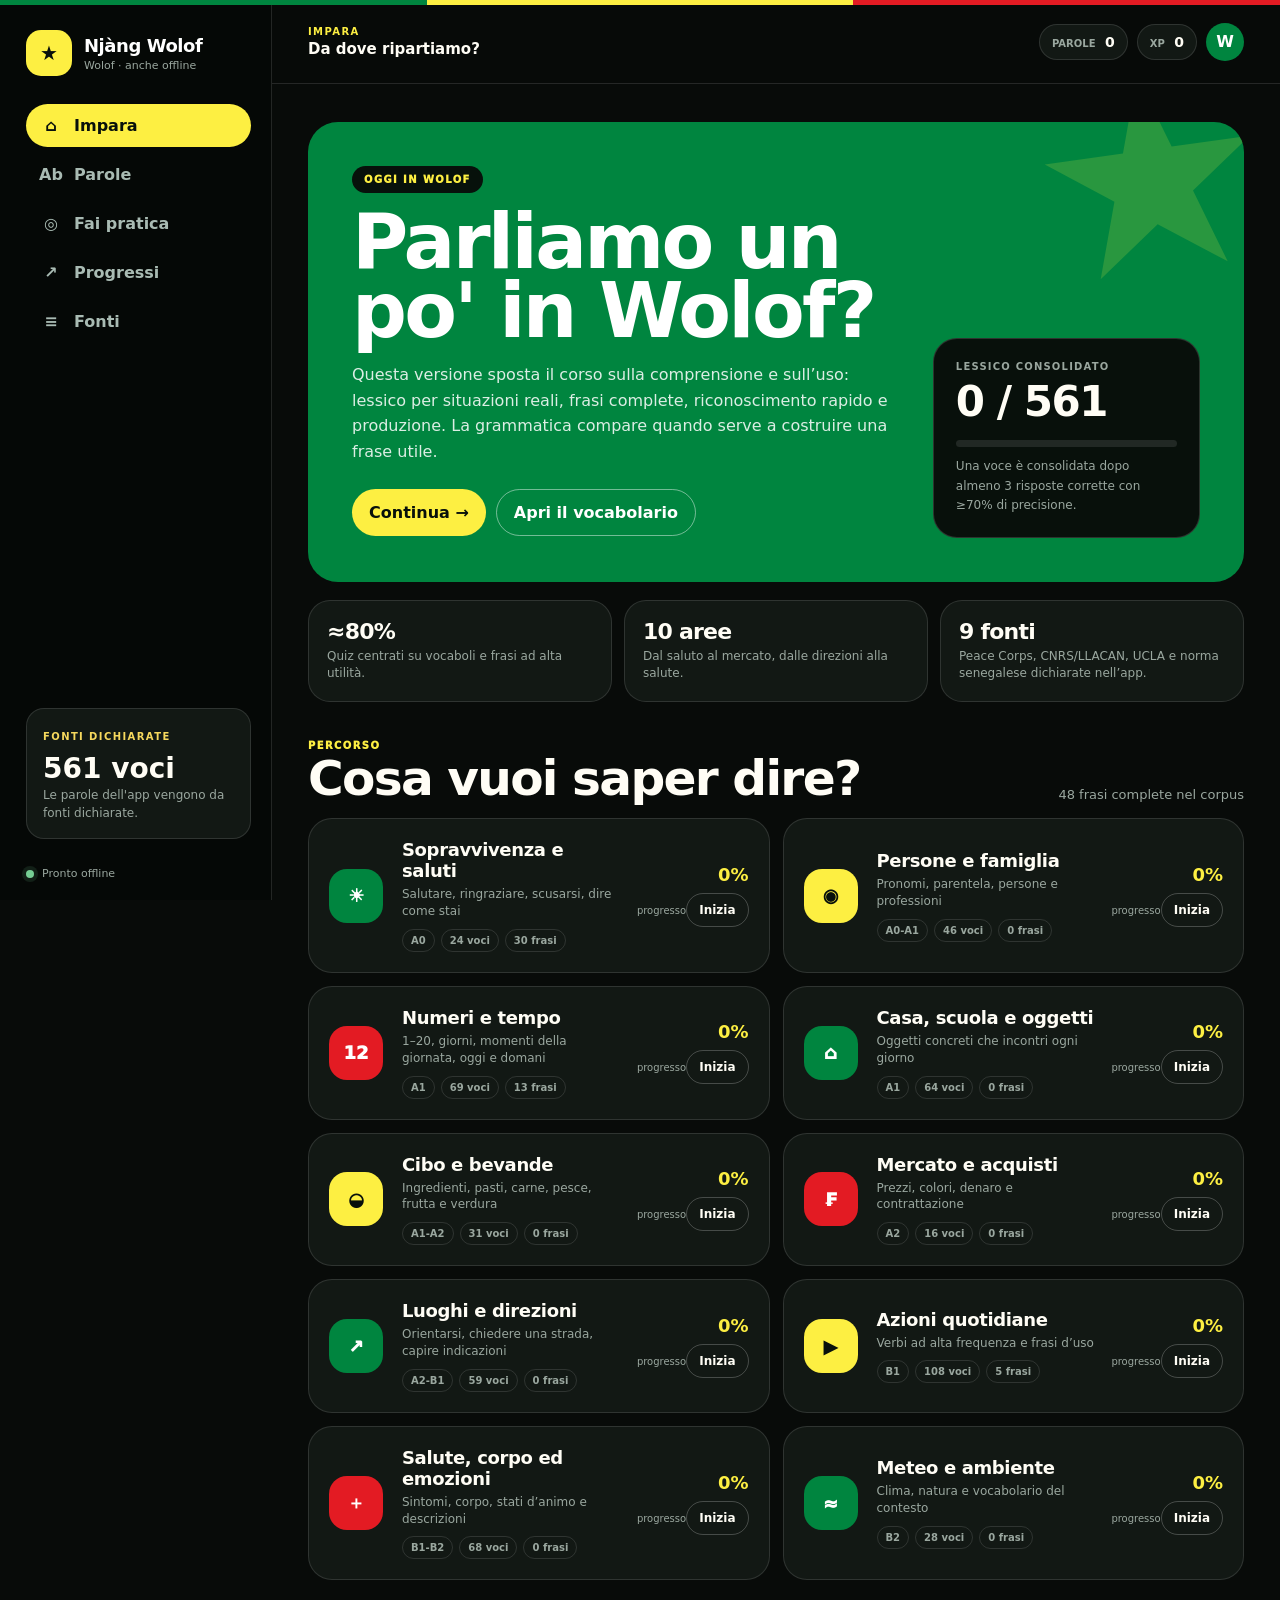
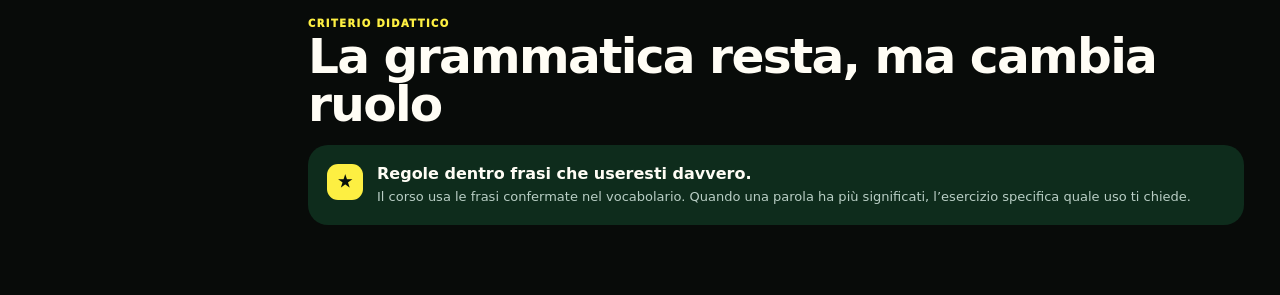
<file: site/index.html>
<!doctype html>
<html lang="it"><head>
<meta charset="utf-8"><meta name="viewport" content="width=device-width,initial-scale=1,viewport-fit=cover">
<meta name="theme-color" content="#080b09"><meta name="apple-mobile-web-app-capable" content="yes"><meta name="apple-mobile-web-app-status-bar-style" content="black-translucent"><meta name="apple-mobile-web-app-title" content="Njàng Wolof"><meta name="mobile-web-app-capable" content="yes"><meta name="description" content="Corso offline di Wolof: vocabolario pratico, frasi e quiz da fonti Peace Corps e accademiche.">
<link rel="manifest" href="manifest.webmanifest"><link rel="icon" href="icon.svg" type="image/svg+xml"><link rel="apple-touch-icon" href="icon-180.png"><link rel="stylesheet" href="styles.css?v=41">
<title>Njàng Wolof — Vocabolario pratico offline</title></head>
<body>
<div class="flagbar" aria-hidden="true"><i></i><i></i><i></i></div>
<div class="shell">
<aside class="side" id="side">
  <a class="brand" href="#" data-route="home"><span class="brandicon">★</span><span><b>Njàng Wolof</b><small>Wolof · anche offline</small></span></a>
  <nav>
   <button class="nav active" data-route="home"><span>⌂</span>Impara</button>
   <button class="nav" data-route="vocab"><span>Ab</span>Parole</button>
   <button class="nav" data-route="practice"><span>◎</span>Fai pratica</button>
   <button class="nav" data-route="progress"><span>↗</span>Progressi</button>
   <button class="nav" data-route="sources"><span>≡</span>Fonti</button>
  </nav>
  <div class="source-note"><em>FONTI DICHIARATE</em><b id="sideCount">—</b><p>Le parole dell'app vengono da fonti dichiarate.</p></div>
  <div class="offline"><i></i><span id="onlineLabel">Pronto offline</span></div>
</aside>
<div class="main">
<header class="top"><button class="hamb" id="hamb">☰</button><div class="title"><small id="pageKicker">PERCORSO</small><b id="pageTitle">Impara il Wolof, usalo davvero</b></div><div class="topstats"><span>PAROLE <b id="learnedTop">0</b></span><span>XP <b id="xpTop">0</b></span><button class="avatar">W</button></div></header>
<main id="view" tabindex="-1"></main>
</div></div><div class="mobile-backdrop" id="mobileBackdrop"></div><nav class="mobile-nav" id="mobileNav" aria-label="Navigazione mobile"><button data-route="home"><span>⌂</span>Impara</button><button data-route="vocab"><span>Ab</span>Parole</button><button data-route="practice"><span>◎</span>Fai pratica</button><button data-route="progress"><span>↗</span>Progressi</button><button data-route="sources"><span>≡</span>Fonti</button></nav><div class="toast" id="toast"></div>
<script src="data.js?v=41"></script><script src="lexicon-packs.js?v=41"></script><script src="lexicon-01.js?v=41"></script><script src="lexicon-02.js?v=41"></script><script src="lexicon-03.js?v=41"></script><script src="lexicon-04.js?v=41"></script><script src="lexicon-05.js?v=41"></script><script src="lexicon-06.js?v=41"></script><script src="lexicon-07.js?v=41"></script><script src="lexicon-08.js?v=41"></script><script src="lexicon-09.js?v=41"></script><script src="lexicon-10.js?v=41"></script><script src="lexicon-11.js?v=41"></script><script src="lexicon-12.js?v=41"></script><script src="lexicon-13.js?v=41"></script><script src="lexicon-14.js?v=41"></script><script src="lexicon-15.js?v=41"></script><script src="lexicon-16.js?v=41"></script><script src="lexicon-17.js?v=41"></script><script src="lexicon-18.js?v=41"></script><script src="lexicon-19.js?v=41"></script><script src="lexicon-20.js?v=41"></script><script src="lexicon-21.js?v=41"></script><script src="lexicon-22.js?v=41"></script><script src="lexicon-23.js?v=41"></script><script src="learning.js?v=41"></script><script src="app.js?v=41"></script>
</body></html>
</file>
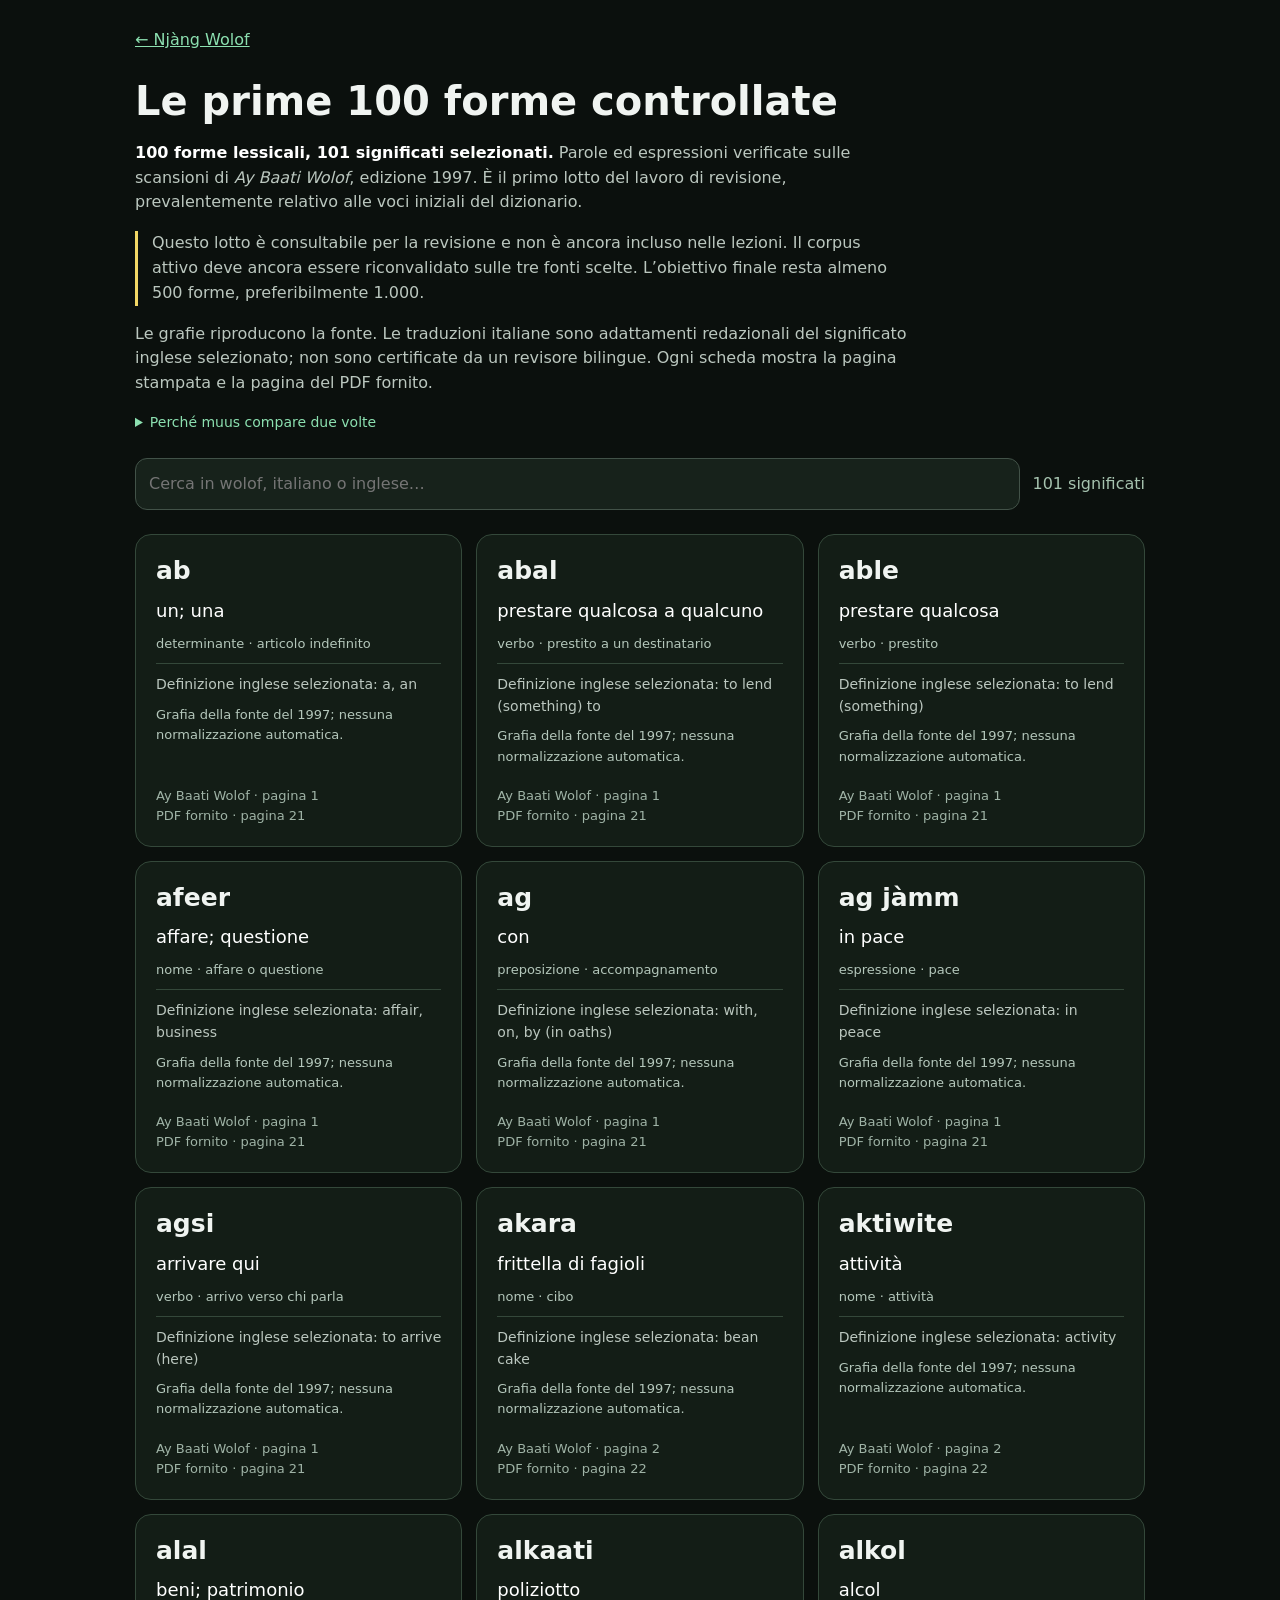
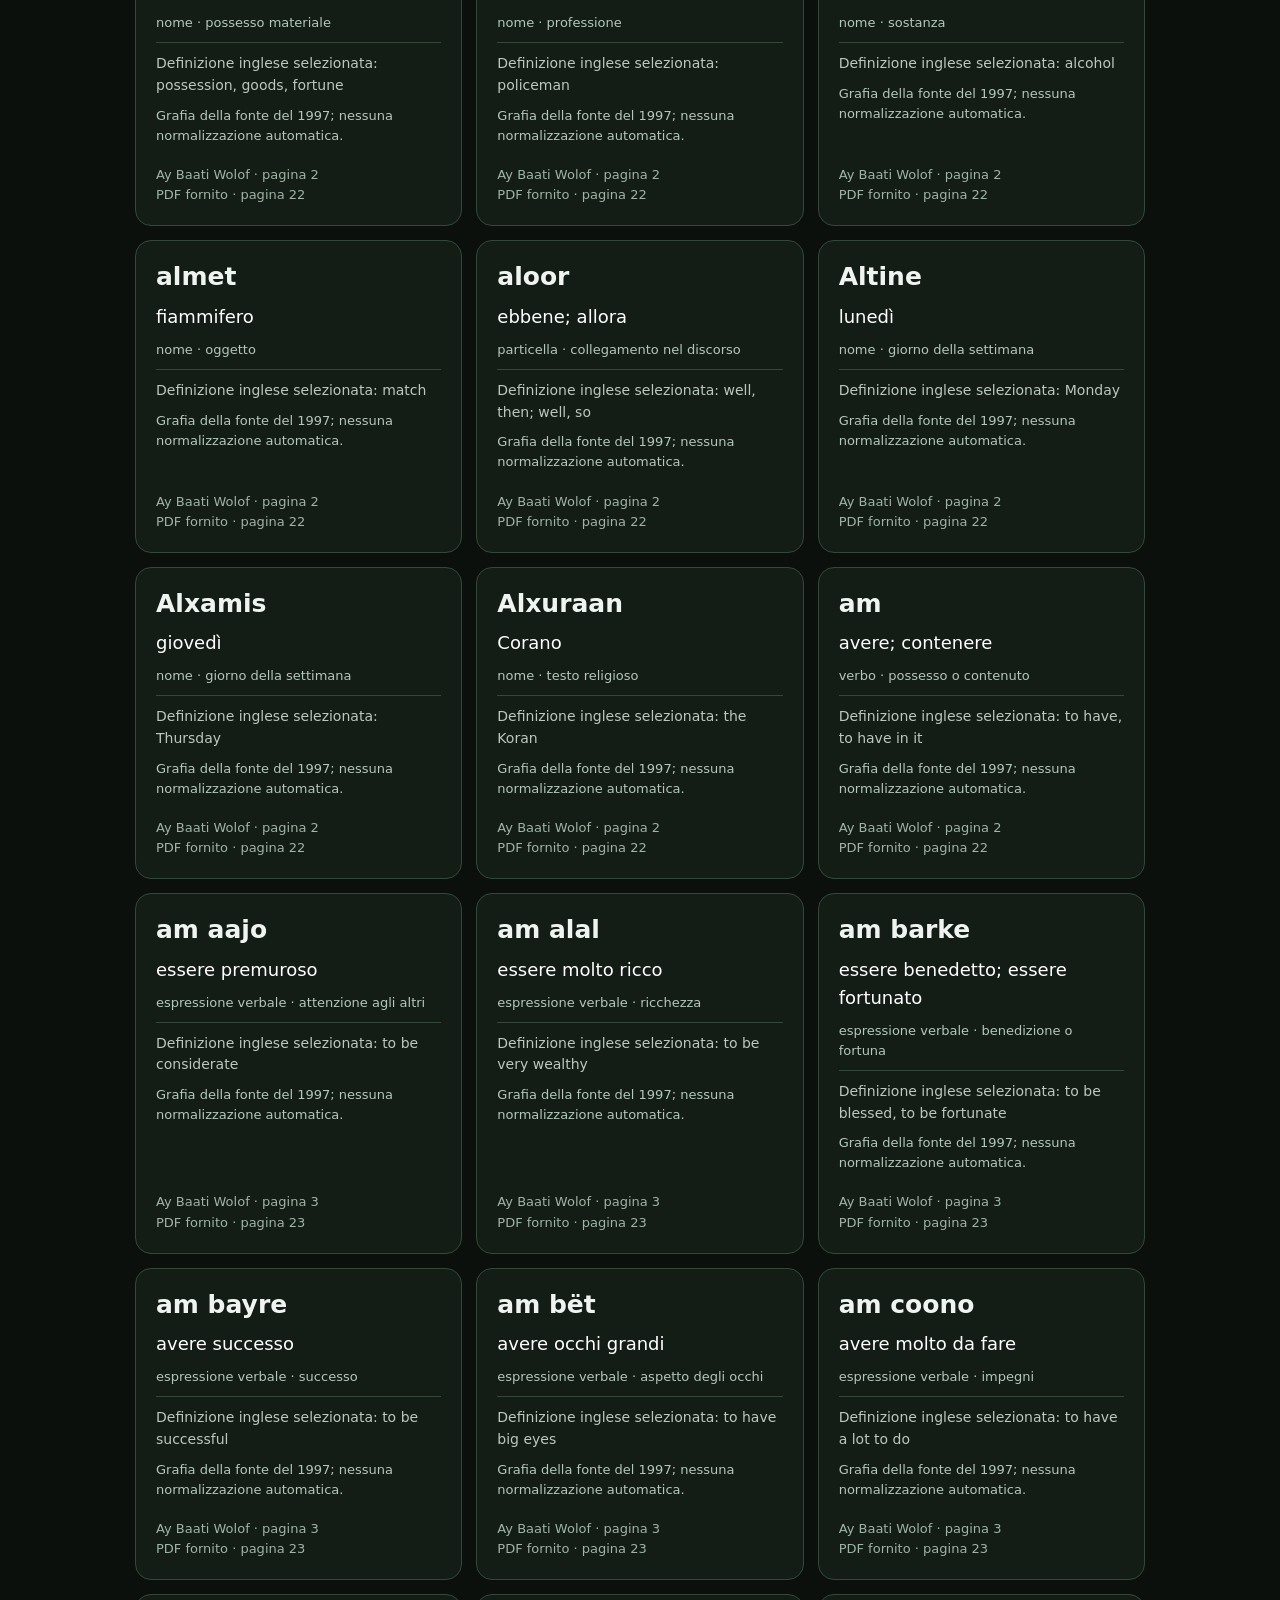
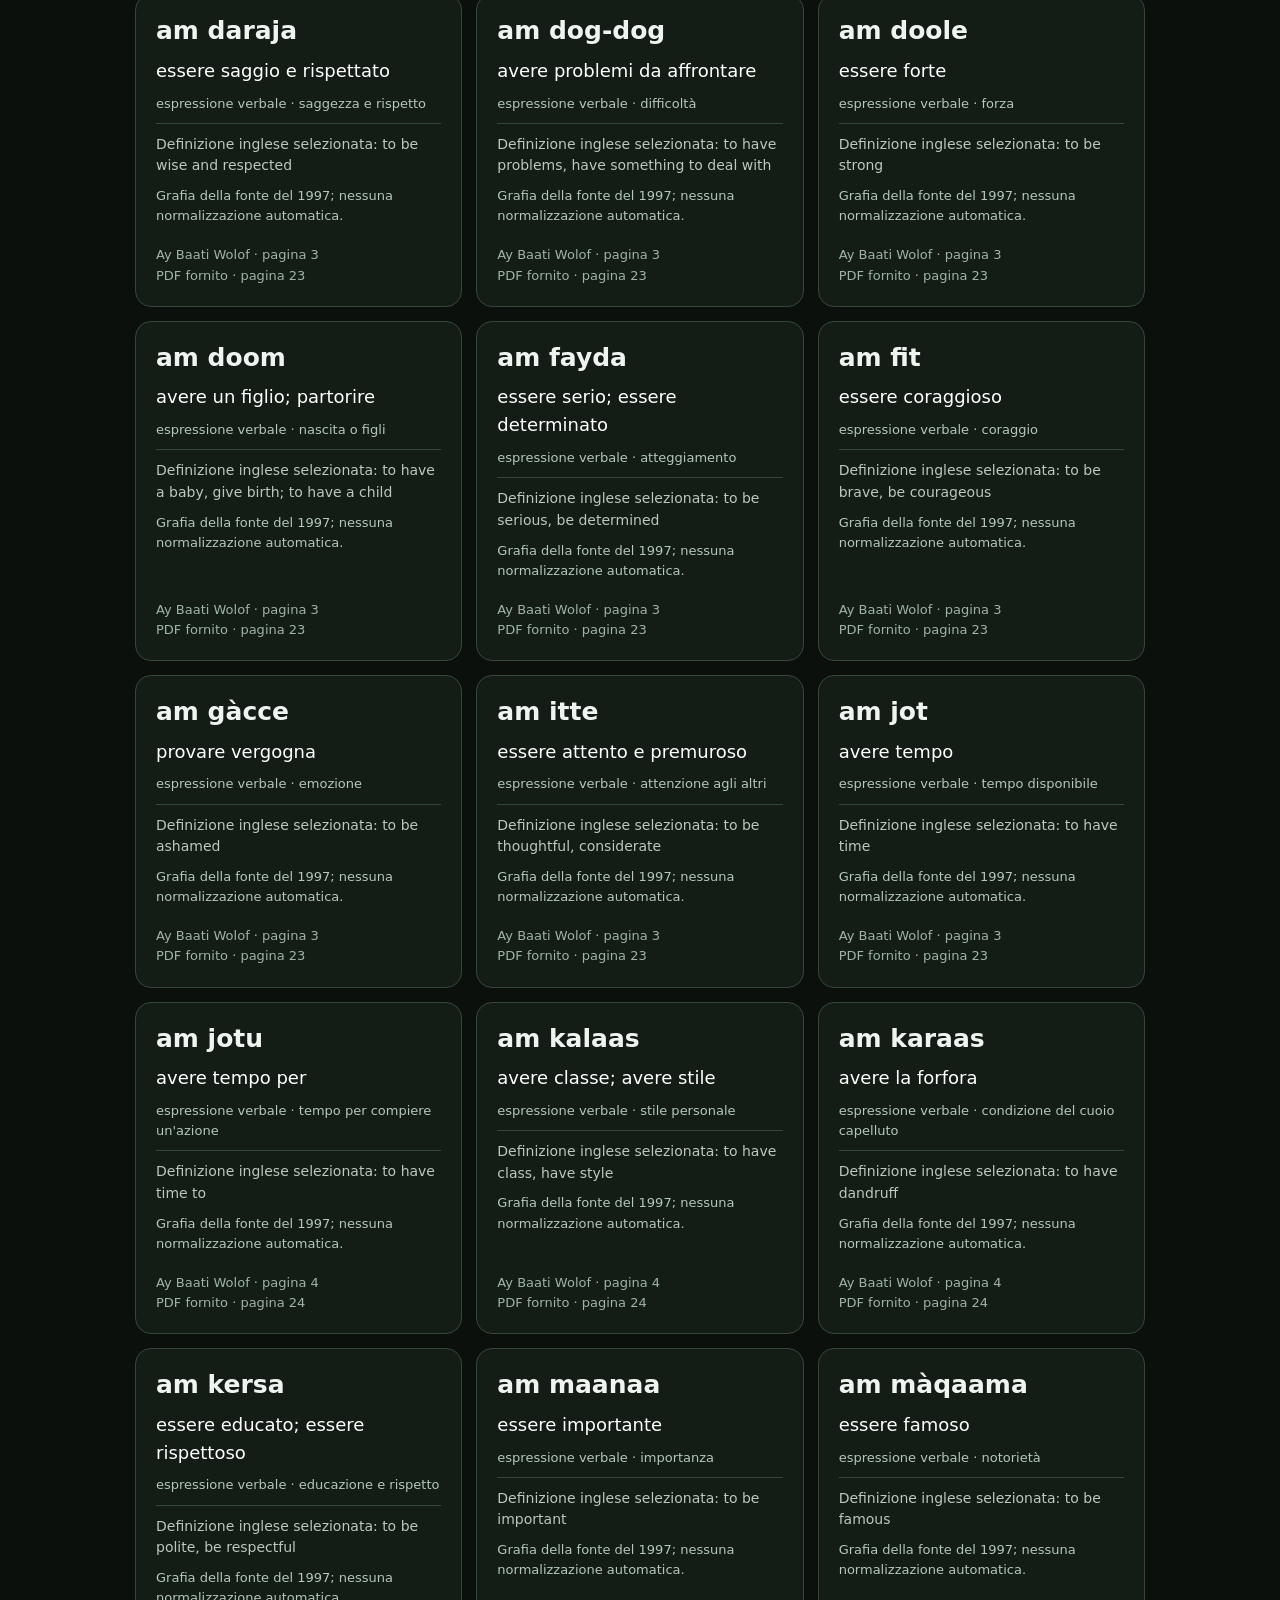
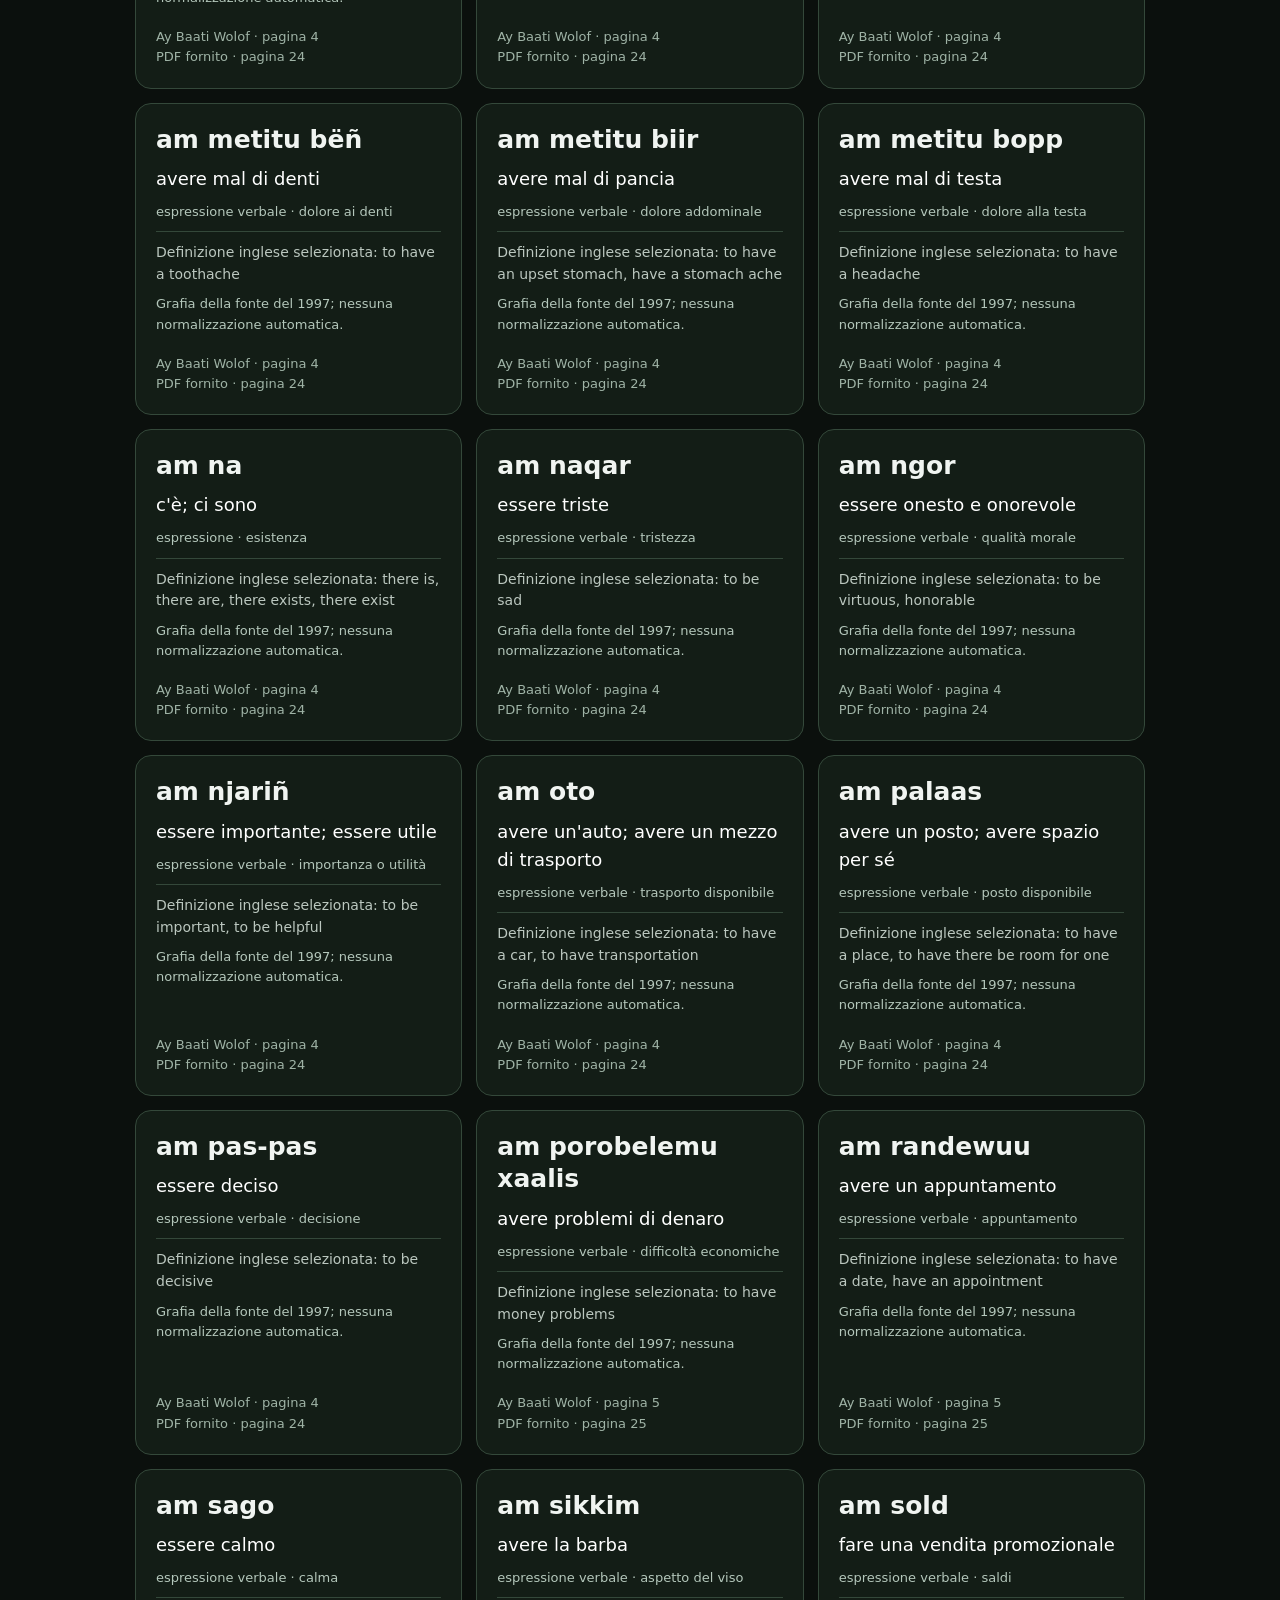
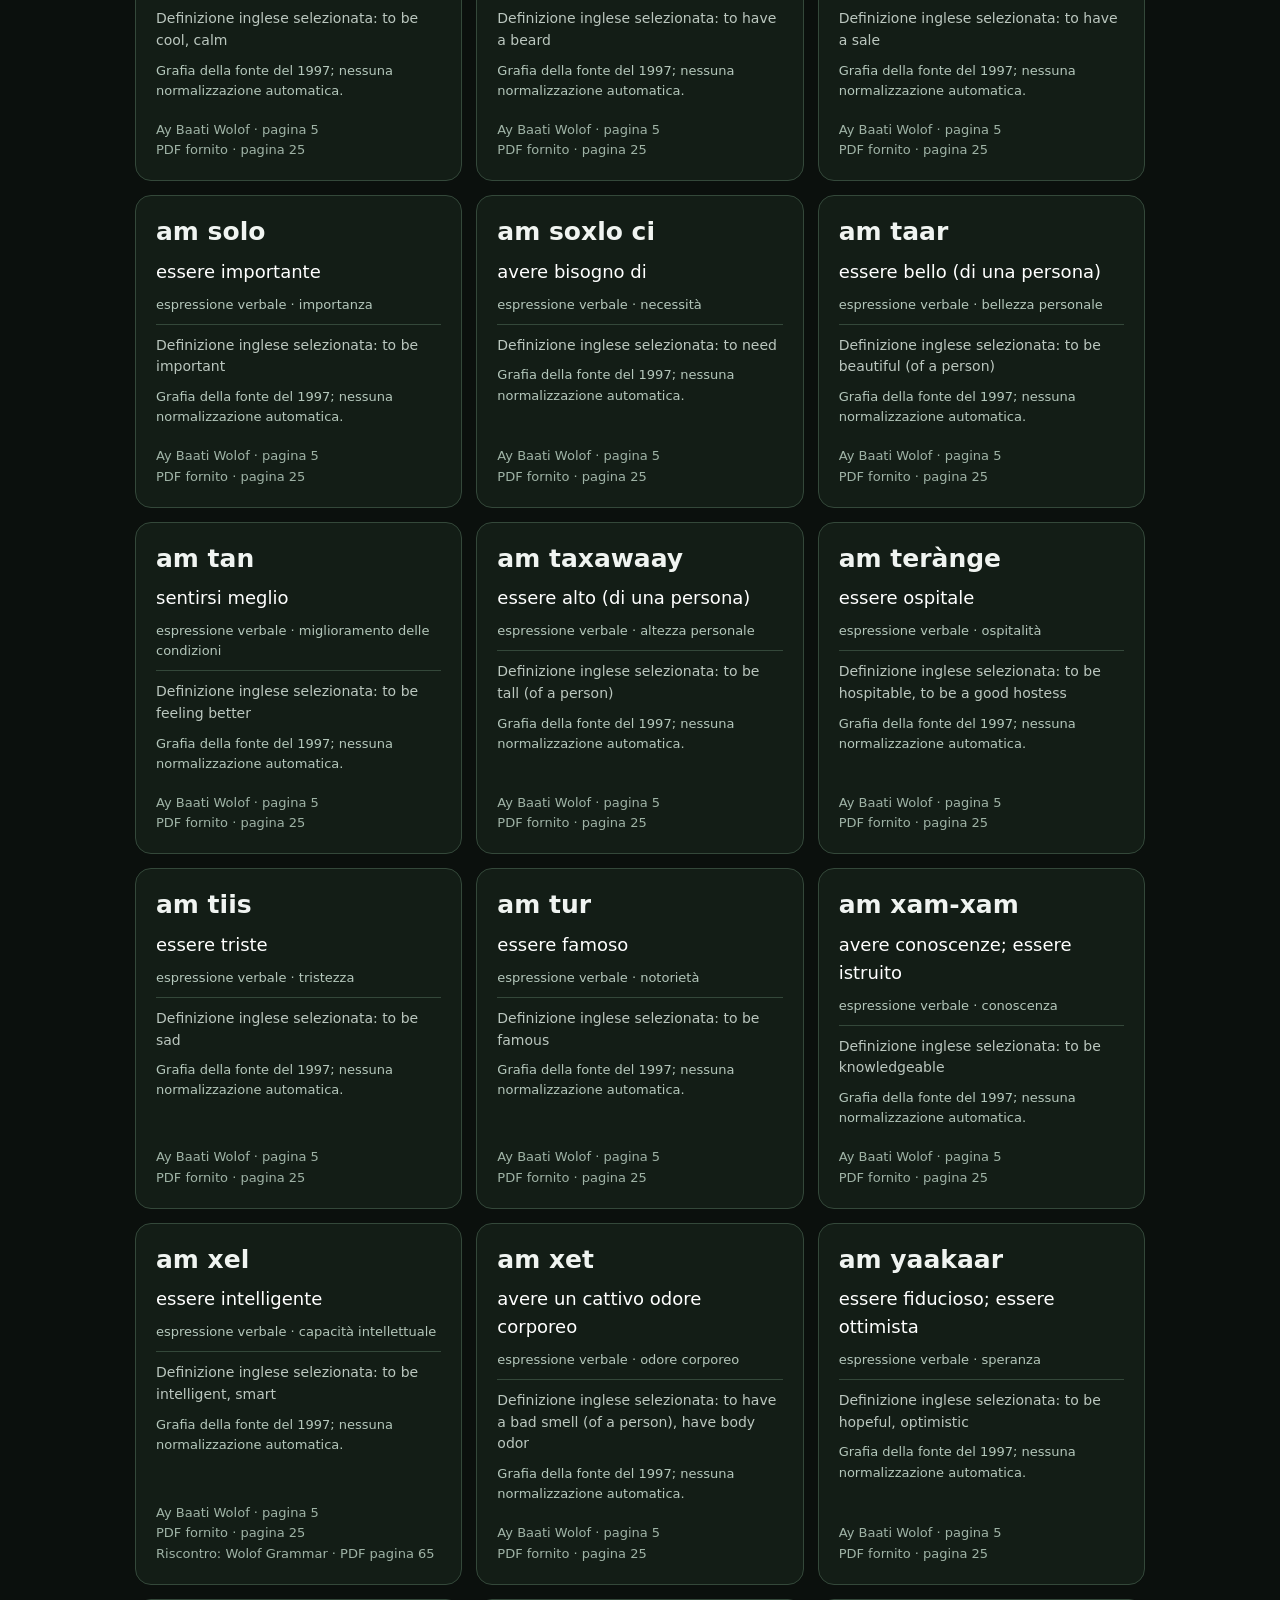
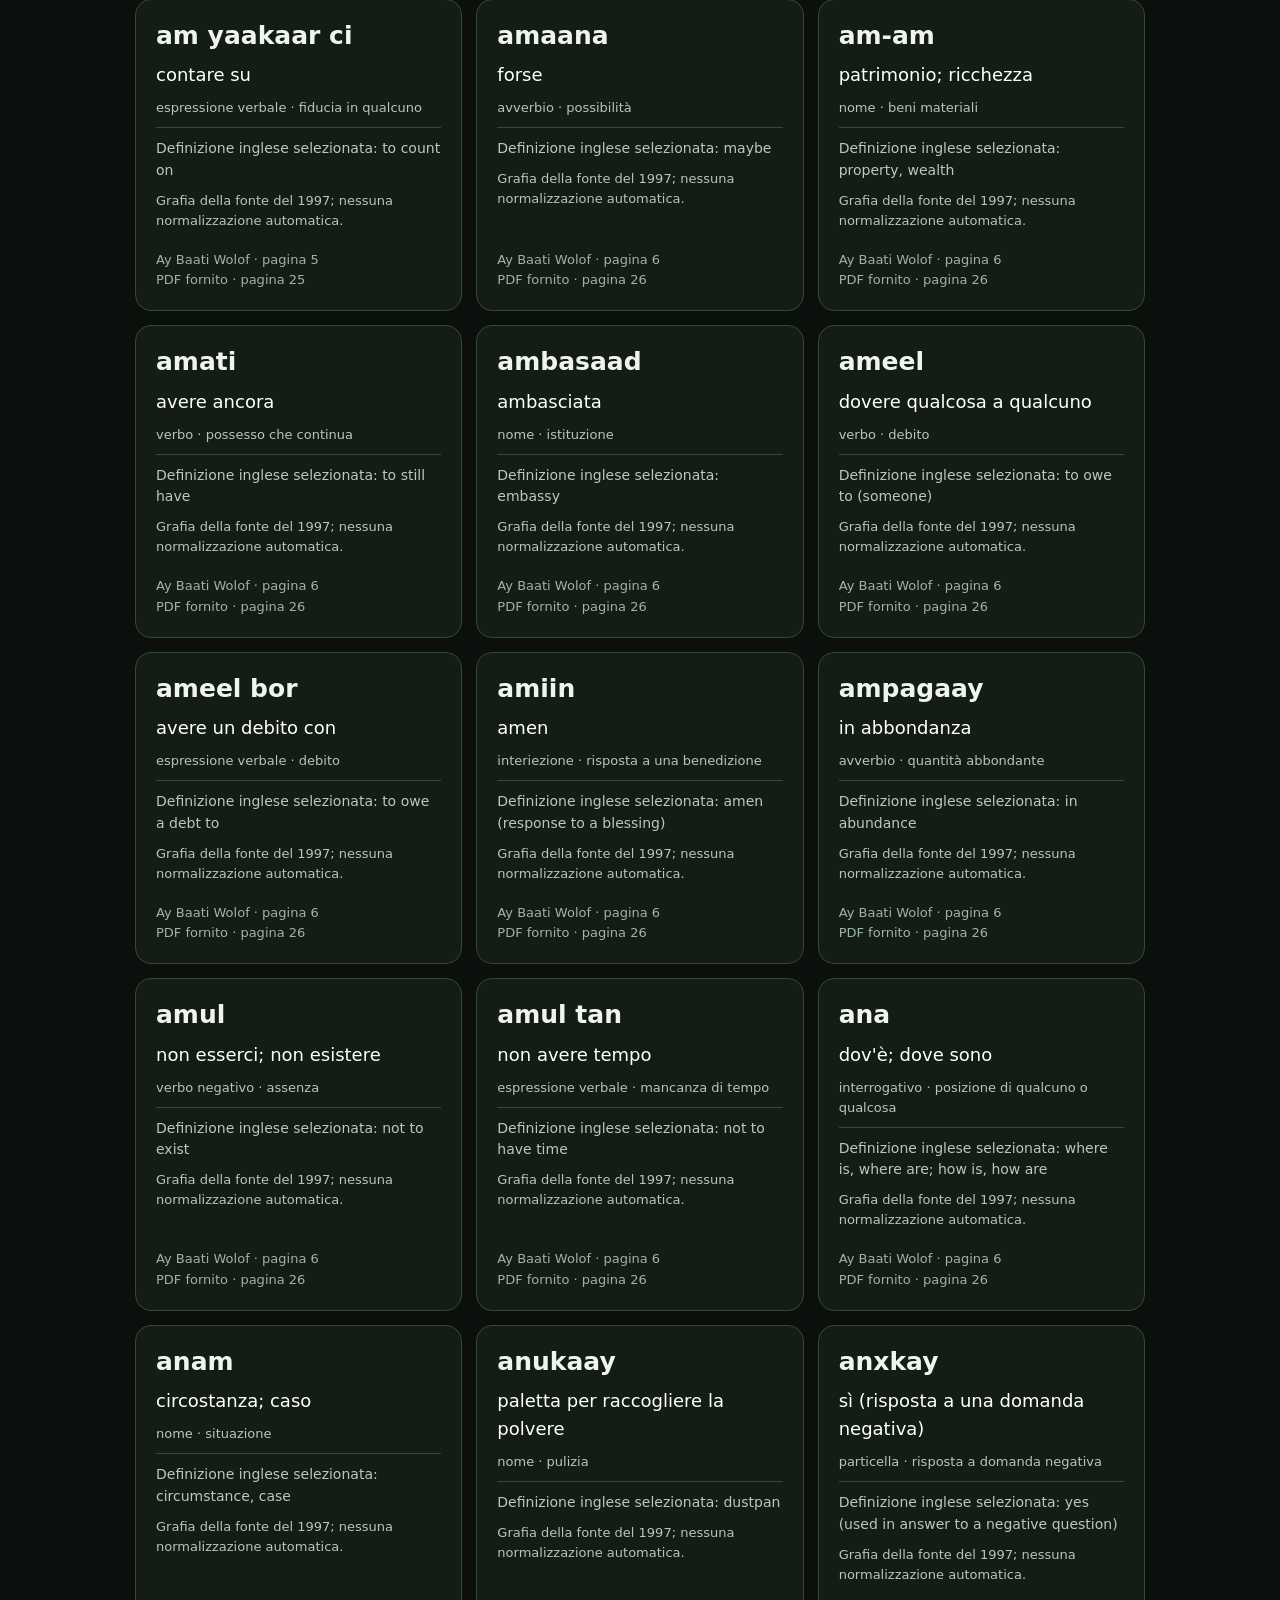
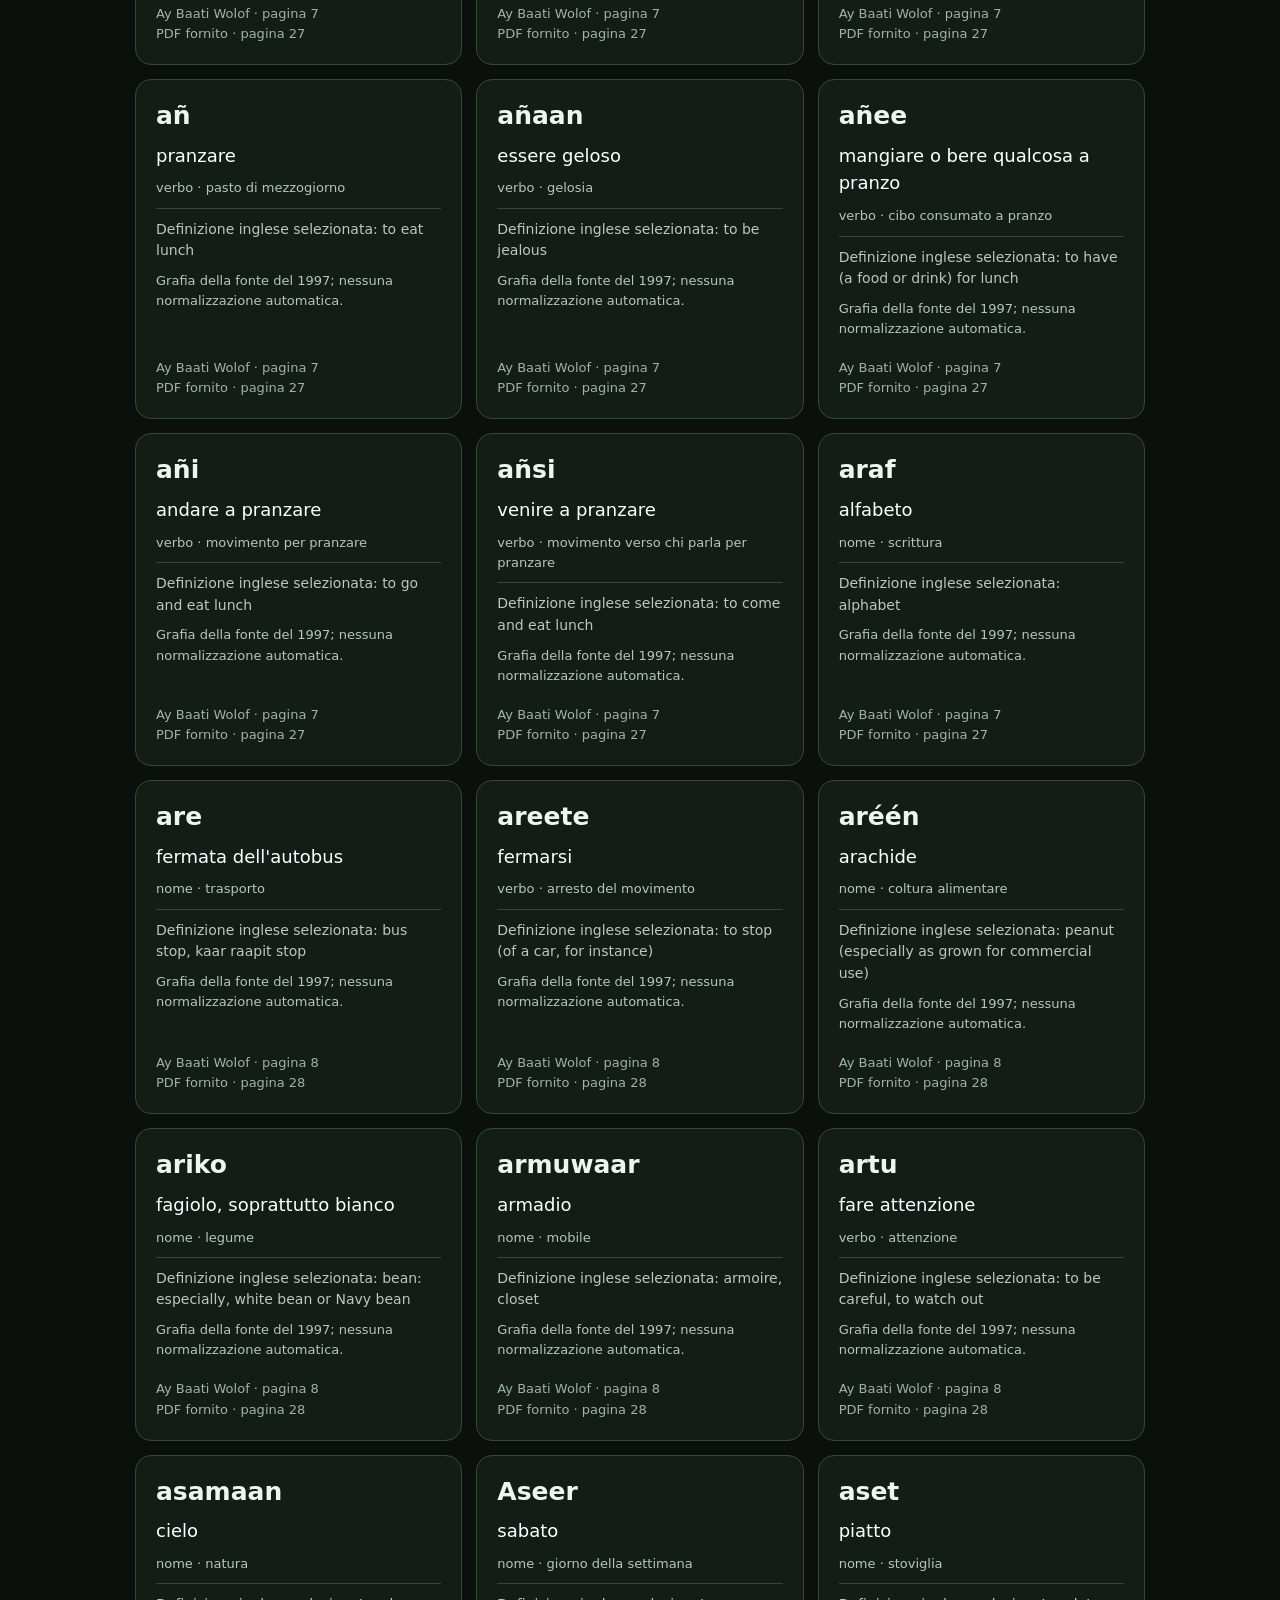
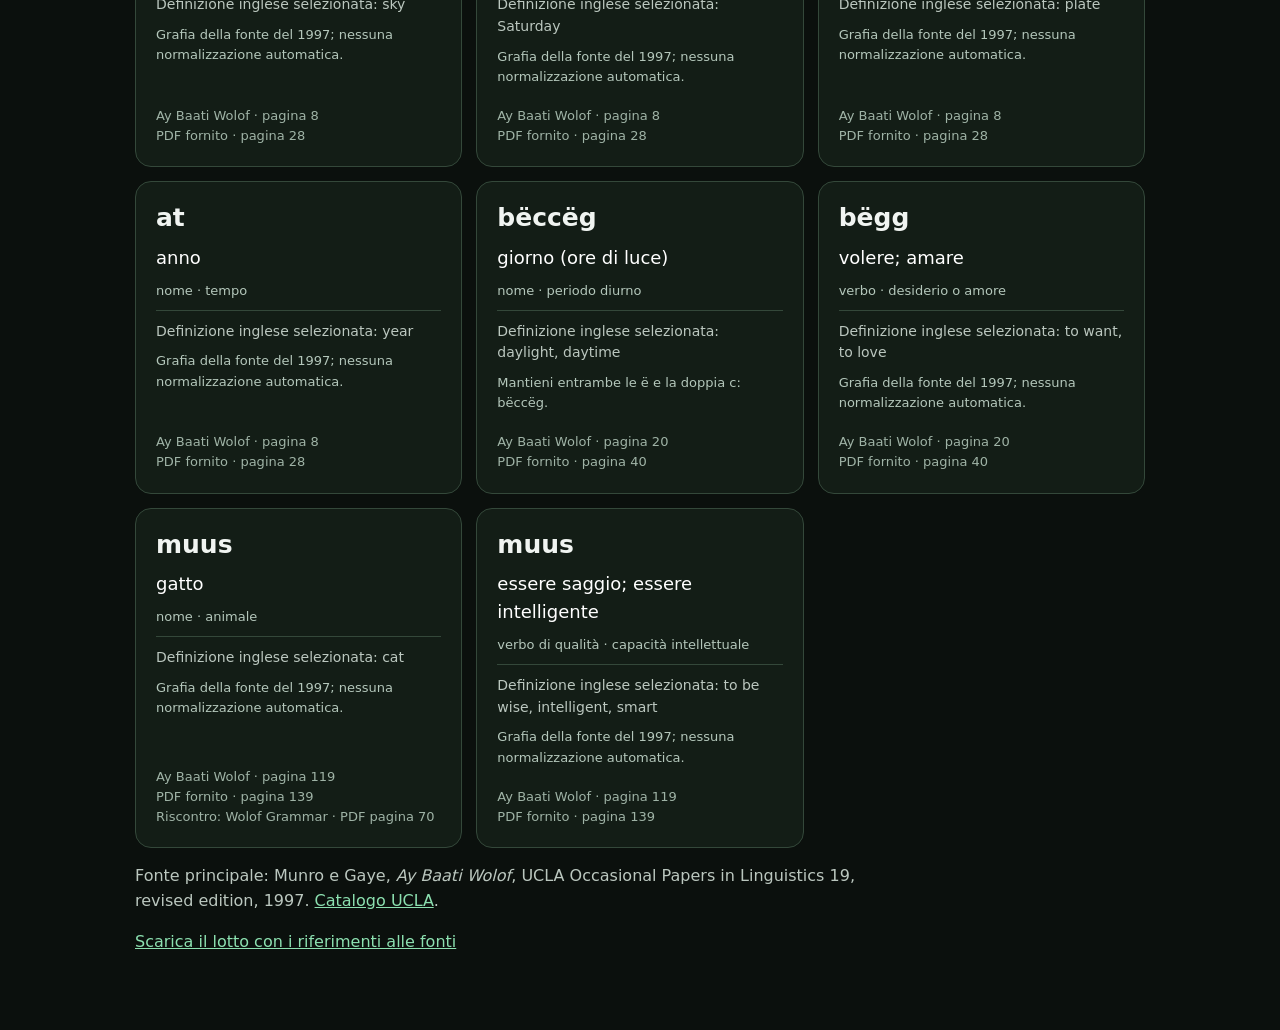
<file: site/revisione-corpus.html>
<!doctype html><html lang="it"><head><meta charset="utf-8"><meta name="viewport" content="width=device-width, initial-scale=1"><title>Revisione del corpus — Njàng Wolof</title><style>
*{box-sizing:border-box}body{margin:0;background:#0b100d;color:#f0f4f1;font:16px/1.55 system-ui,sans-serif}main{max-width:1050px;margin:auto;padding:28px 20px 60px}a{color:#8ce0b0}h1{font-size:clamp(26px,5vw,40px);line-height:1.2;margin:24px 0 14px}p{max-width:76ch;color:#bbc7bf}strong{color:#fff}.tools{display:flex;gap:12px;flex-wrap:wrap;margin:24px 0}input{flex:1;min-width:220px;border:1px solid #425248;border-radius:12px;background:#17221b;color:white;padding:13px;font:inherit}input:focus{outline:2px solid #8ce0b0;outline-offset:2px}#count{align-self:center;color:#a6c3af}.grid{display:grid;grid-template-columns:repeat(auto-fit,minmax(min(100%,300px),1fr));gap:14px}article{background:#131d16;border:1px solid #34483a;border-radius:16px;padding:20px;display:flex;flex-direction:column;gap:9px}article h2{margin:0;font-size:25px;line-height:1.3;overflow-wrap:anywhere}article p{margin:0}.it{color:#fff;font-size:18px}.meta{font-size:13px;color:#b4c7bb}.original{padding-top:10px;border-top:1px solid #34483a;font-size:14px}footer{font-size:13px;color:#9fb3a6;margin-top:auto;padding-top:10px}button{border:1px solid #425248;background:#17221b;color:white;padding:10px 14px;border-radius:10px;font:inherit;cursor:pointer}button:focus{outline:2px solid #8ce0b0}details{font-size:14px}summary{cursor:pointer;color:#8ce0b0}.status{border-left:3px solid #f2d765;padding-left:14px}.empty{padding:20px}
</style></head><body><main><a href="./">← Njàng Wolof</a><h1>Le prime 100 forme controllate</h1><p><strong>100 forme lessicali, 101 significati selezionati.</strong> Parole ed espressioni verificate sulle scansioni di <em>Ay Baati Wolof</em>, edizione 1997. È il primo lotto del lavoro di revisione, prevalentemente relativo alle voci iniziali del dizionario.</p><p class="status">Questo lotto è consultabile per la revisione e non è ancora incluso nelle lezioni. Il corpus attivo deve ancora essere riconvalidato sulle tre fonti scelte. L’obiettivo finale resta almeno 500 forme, preferibilmente 1.000.</p><p>Le grafie riproducono la fonte. Le traduzioni italiane sono adattamenti redazionali del significato inglese selezionato; non sono certificate da un revisore bilingue. Ogni scheda mostra la pagina stampata e la pagina del PDF fornito.</p><details><summary>Perché muus compare due volte</summary><p>A pagina 119, il dizionario distingue <strong>muus</strong> come nome, “gatto”, e come verbo, “essere saggio, intelligente”. Sono due significati della stessa forma e contano come una sola forma lessicale. Anche <strong>am xel</strong> è attestato nel senso di “essere intelligente”.</p></details><div class="tools"><input id="query" type="search" aria-label="Cerca in wolof, italiano o inglese" placeholder="Cerca in wolof, italiano o inglese…"><span id="count" role="status" aria-live="polite"></span></div><div id="entries" class="grid" aria-label="Voci revisionate"></div><p>Fonte principale: Munro e Gaye, <em>Ay Baati Wolof</em>, UCLA Occasional Papers in Linguistics 19, revised edition, 1997. <a href="https://linguistics.ucla.edu/ucla-occasional-papers-linguistics/" target="_blank" rel="noopener">Catalogo UCLA</a>.</p><p><a href="review-batch-01.json" download>Scarica il lotto con i riferimenti alle fonti</a></p></main><script src="review-page.js?v=1"></script></body></html>
</file>
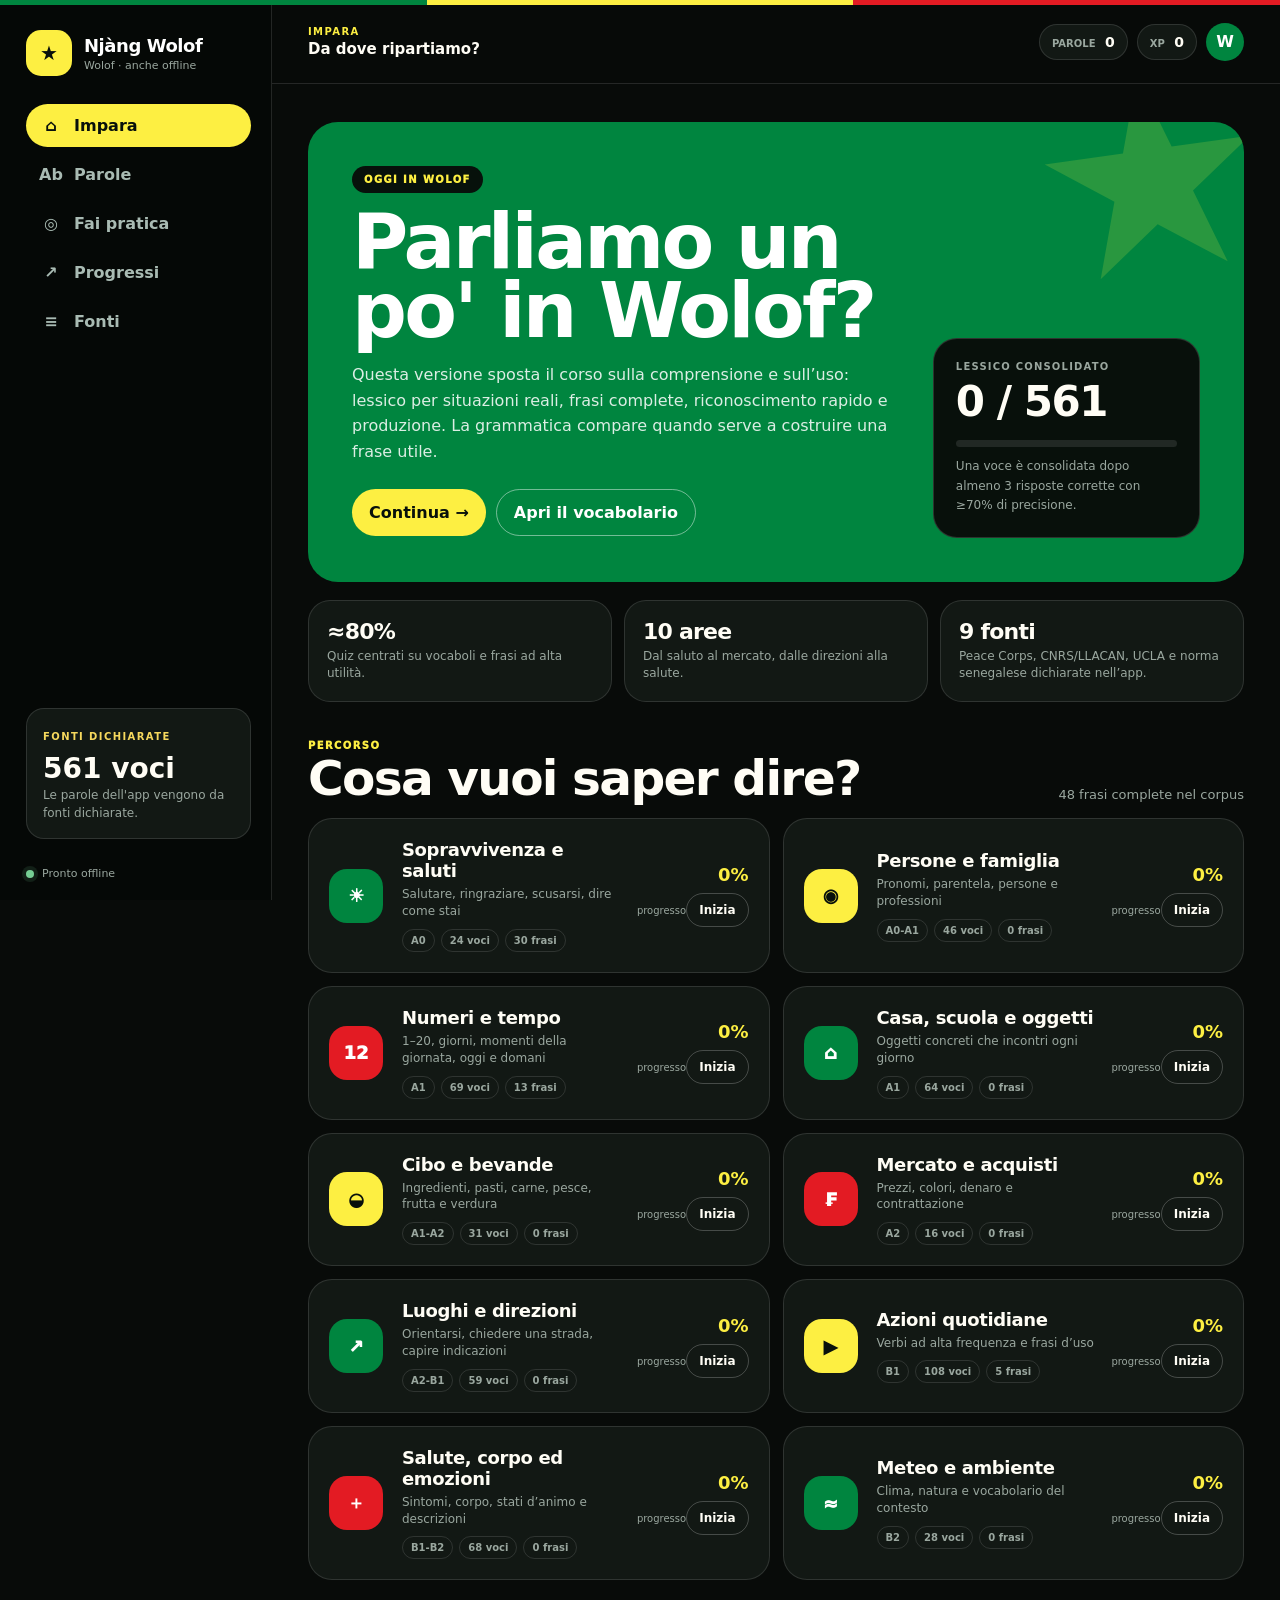
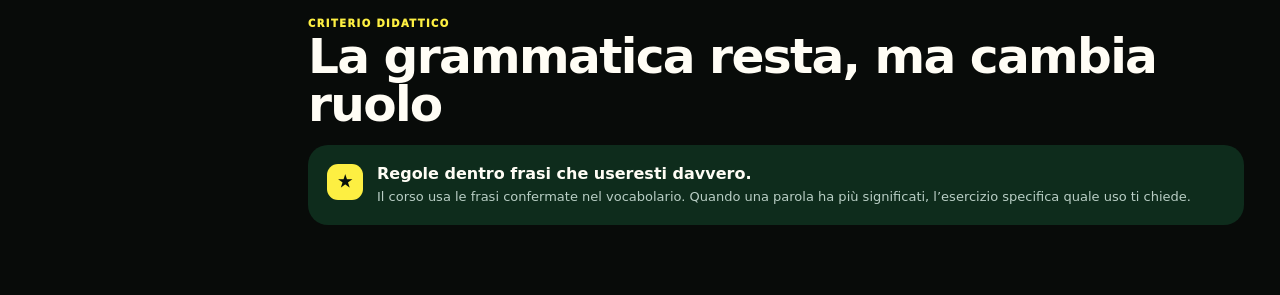
<file: site/update.html>
<!doctype html><meta charset="utf-8"><meta name="viewport" content="width=device-width,initial-scale=1"><meta name="theme-color" content="#080b09"><title>Aggiornamento Njàng Wolof</title><style>body{font-family:system-ui,-apple-system,sans-serif;max-width:44rem;margin:0 auto;padding:2rem;background:#080b09;color:#fffdf5}.card{margin-top:8vh;padding:2rem;border:1px solid #29322c;border-radius:28px;background:#121814}.star{width:58px;height:58px;display:grid;place-items:center;border-radius:18px;background:#fdef42;color:#08100b;font-size:28px}h1{font-size:clamp(38px,8vw,66px);line-height:.85;letter-spacing:-.06em;text-transform:uppercase}p{color:#9aa79f;line-height:1.6}</style><div class="card"><div class="star">★</div><h1>Aggiorno Njàng Wolof</h1><p id="s">Pulisco solo la cache dell’app. I tuoi progressi restano salvati sul dispositivo.</p></div><script>(async()=>{try{if('serviceWorker'in navigator){const r=await navigator.serviceWorker.getRegistrations();await Promise.all(r.map(x=>x.unregister()))}if('caches'in window){const k=await caches.keys();await Promise.all(k.map(x=>caches.delete(x)))}document.getElementById('s').textContent="Ci siamo. Riapro l’app…"}catch(e){}setTimeout(()=>location.replace('./?ui=37'),700)})();</script>
</file>
<file: site/styles.css>
:root{--green:#086b45;--green2:#063d2b;--yellow:#f4c72f;--red:#ce3038;--ink:#15251e;--muted:#6e7974;--paper:#f4f2e8;--card:#fffdf7;--line:#dbd9cf;--soft:#ecebe3;--sg:#e2f0e8;--sy:#fff2bf;--sr:#f7dfdf;--shadow:0 18px 55px rgba(15,48,35,.08);--side:272px}
*{box-sizing:border-box}html{scroll-behavior:smooth}body{margin:0;background:var(--paper);color:var(--ink);font-family:Inter,ui-sans-serif,system-ui,-apple-system,BlinkMacSystemFont,"Segoe UI",sans-serif}.flagbar{position:fixed;top:0;left:0;right:0;height:5px;z-index:80;display:grid;grid-template-columns:1fr 1fr 1fr}.flagbar i:nth-child(1){background:var(--green)}.flagbar i:nth-child(2){background:var(--yellow)}.flagbar i:nth-child(3){background:var(--red)}button,input,select{font:inherit}.shell{display:grid;grid-template-columns:var(--side) 1fr;min-height:100vh}.side{height:100vh;position:sticky;top:0;background:#0b2a20;color:#fff;padding:30px 20px 20px 26px;display:flex;flex-direction:column;gap:28px;z-index:40}.brand{color:inherit;text-decoration:none;display:flex;align-items:center;gap:12px}.brandicon{width:46px;height:46px;border-radius:15px;background:var(--yellow);color:var(--green2);display:grid;place-items:center;font-size:20px}.brand b{display:block;font-size:18px;letter-spacing:-.02em}.brand small{display:block;color:#a8bbb3;font-size:11px;margin-top:3px}.side nav{display:grid;gap:6px}.nav{border:0;background:transparent;color:#a9bbb3;border-radius:13px;padding:12px 13px;text-align:left;font-weight:780;display:flex;align-items:center;gap:11px;cursor:pointer}.nav span{width:24px;text-align:center;font-weight:900}.nav:hover,.nav.active{background:rgba(255,255,255,.09);color:#fff}.source-note{margin-top:auto;border:1px solid rgba(255,255,255,.1);background:rgba(255,255,255,.06);border-radius:18px;padding:16px}.source-note em{font-style:normal;color:#f6d85d;font-size:10px;letter-spacing:.14em;font-weight:900}.source-note b{display:block;font-size:28px;margin:8px 0 2px}.source-note p{margin:0;color:#aebfb8;font-size:12px;line-height:1.45}.offline{font-size:11px;color:#aebfb8;display:flex;align-items:center;gap:8px}.offline i{width:8px;height:8px;border-radius:50%;background:#76ce94;box-shadow:0 0 0 4px rgba(118,206,148,.12)}.main{min-width:0}.top{height:84px;position:sticky;top:0;z-index:30;background:rgba(244,242,232,.89);backdrop-filter:blur(16px);border-bottom:1px solid var(--line);padding:0 36px;display:flex;align-items:center;justify-content:space-between;gap:18px}.hamb{display:none;border:0;background:transparent;font-size:22px}.title{display:grid;gap:3px}.title small{font-size:10px;color:var(--green);letter-spacing:.14em;font-weight:900}.title b{font-size:15px}.topstats{display:flex;align-items:center;gap:9px}.topstats>span{padding:9px 12px;border:1px solid var(--line);background:#fffaf1;border-radius:12px;font-size:10px;color:var(--muted);font-weight:800}.topstats b{color:var(--ink);font-size:14px;margin-left:6px}.avatar{width:38px;height:38px;border:0;border-radius:50%;background:var(--green);color:#fff;font-weight:900}.main main{max-width:1320px;margin:0 auto;padding:38px 36px 70px;outline:none}.hero{background:linear-gradient(135deg,#063b2a,#08714a 68%,#0b8153);color:#fff;border-radius:32px;overflow:hidden;min-height:310px;padding:43px;display:grid;grid-template-columns:1.35fr .65fr;gap:26px;position:relative;box-shadow:var(--shadow)}.hero:after{content:"★";position:absolute;right:5%;top:-35px;color:rgba(244,199,47,.12);font-size:280px;line-height:1;transform:rotate(-8deg)}.hero-copy,.hero-stat{position:relative;z-index:1}.kicker{font-size:10px;letter-spacing:.14em;font-weight:950;color:var(--green);text-transform:uppercase}.hero .kicker{color:#f8da65}.hero h1{font-size:clamp(38px,5vw,70px);letter-spacing:-.058em;line-height:.96;margin:14px 0 17px;max-width:780px}.hero p{color:#d5e4de;line-height:1.6;max-width:720px;margin:0 0 24px}.hero-actions{display:flex;gap:10px;flex-wrap:wrap}.btn{border:0;border-radius:14px;padding:13px 17px;font-weight:850;cursor:pointer;transition:.18s transform}.btn:hover{transform:translateY(-1px)}.btn-yellow{background:var(--yellow);color:var(--green2)}.btn-white{background:#fff;color:var(--ink);border:1px solid var(--line)}.btn-dark{background:var(--green2);color:#fff}.btn-ghost{background:rgba(255,255,255,.09);color:#fff;border:1px solid rgba(255,255,255,.16)}.btn-red{background:var(--sr);color:#8b282c}.hero-stat{align-self:end;background:rgba(255,255,255,.1);border:1px solid rgba(255,255,255,.13);border-radius:24px;padding:22px;backdrop-filter:blur(8px)}.hero-stat small{display:block;color:#c8dad2;font-size:10px;letter-spacing:.12em;font-weight:900}.hero-stat strong{display:block;font-size:42px;letter-spacing:-.05em;margin:5px 0}.hero-stat p{font-size:12px;margin:0;color:#c8dad2}.bar{height:7px;border-radius:99px;background:rgba(255,255,255,.13);overflow:hidden;margin:14px 0 10px}.bar i{display:block;height:100%;background:var(--yellow);border-radius:inherit}.section-head{display:flex;align-items:end;justify-content:space-between;gap:20px;margin:38px 0 16px}.section-head h2{font-size:28px;letter-spacing:-.038em;margin:4px 0 0}.section-head p{margin:0;color:var(--muted);font-size:13px}.strategy{display:grid;grid-template-columns:repeat(3,1fr);gap:12px;margin-top:18px}.mini-card,.panel,.module{background:var(--card);border:1px solid var(--line);border-radius:22px}.mini-card{padding:18px}.mini-card b{display:block;font-size:22px;margin-bottom:4px}.mini-card p{font-size:12px;color:var(--muted);line-height:1.45;margin:0}.modules{display:grid;grid-template-columns:1fr 1fr;gap:13px}.module{padding:20px;display:grid;grid-template-columns:58px 1fr auto;align-items:center;gap:15px;box-shadow:0 5px 20px rgba(20,45,34,.03)}.mod-icon{width:54px;height:54px;border-radius:17px;background:var(--sg);color:var(--green);display:grid;place-items:center;font-weight:950;font-size:18px}.module:nth-child(3n+2) .mod-icon{background:var(--sy);color:#725900}.module:nth-child(3n+3) .mod-icon{background:var(--sr);color:var(--red)}.module h3{margin:0;font-size:18px;letter-spacing:-.02em}.module p{margin:5px 0 9px;color:var(--muted);font-size:12px;line-height:1.4}.tags{display:flex;gap:6px;flex-wrap:wrap}.tag{font-size:10px;font-weight:850;background:#efede4;border-radius:99px;padding:5px 8px;color:#59645f}.module-side{text-align:right;min-width:90px}.module-side strong{display:block;font-size:18px}.module-side small{color:var(--muted);font-size:10px}.module-side .btn{margin-top:8px;padding:9px 12px;font-size:12px}.notice{background:#0c2e23;color:#fff;border-radius:20px;padding:19px;display:flex;gap:14px;align-items:flex-start}.notice-icon{width:36px;height:36px;border-radius:11px;background:var(--yellow);color:var(--green2);display:grid;place-items:center;flex:0 0 auto;font-weight:950}.notice p{margin:4px 0 0;color:#b9cec5;line-height:1.5;font-size:13px}.filters{display:grid;grid-template-columns:minmax(260px,1fr) 220px 180px;gap:10px;margin-bottom:15px}.search,.select{border:1px solid var(--line);background:#fff;border-radius:14px;padding:13px 14px;outline:none}.search:focus,.select:focus{border-color:var(--green);box-shadow:0 0 0 4px rgba(8,107,69,.08)}.vocab-meta{display:flex;justify-content:space-between;gap:15px;align-items:center;color:var(--muted);font-size:12px;margin:10px 2px}.vocab-grid{display:grid;grid-template-columns:repeat(3,1fr);gap:10px}.word-card{background:var(--card);border:1px solid var(--line);border-radius:18px;padding:16px;min-height:132px;position:relative}.word-card .wolof{font-size:20px;font-weight:900;letter-spacing:-.02em;padding-right:45px}.word-card .ipa{font-family:"Noto Sans",Inter,system-ui,sans-serif;font-size:12px;color:var(--green);margin-top:4px;letter-spacing:.01em}.word-card .it{font-size:13px;color:var(--muted);margin-top:5px;line-height:1.4}.word-card .source{position:absolute;right:12px;top:12px;font-size:9px;font-weight:900;color:var(--green);background:var(--sg);border-radius:99px;padding:5px 7px}.word-card footer{position:absolute;left:16px;right:16px;bottom:13px;display:flex;justify-content:space-between;gap:8px;color:#8a928f;font-size:9px}.word-card.learned{border-color:#a9cfb7;background:#fbfff9}.learn-dot{color:var(--green);font-weight:900}.pager{display:flex;justify-content:center;gap:8px;margin-top:18px}.panel{padding:22px}.practice-grid{display:grid;grid-template-columns:1.15fr .85fr;gap:14px}.practice-hero{padding:28px}.practice-hero h2{font-size:32px;letter-spacing:-.04em;margin:9px 0 10px}.practice-hero p{color:var(--muted);line-height:1.55;max-width:650px}.practice-options{display:grid;gap:9px;margin-top:15px}.practice-option{border:1px solid var(--line);background:white;border-radius:14px;padding:13px;text-align:left;display:flex;justify-content:space-between;gap:12px;cursor:pointer}.practice-option:hover{border-color:#9eb2a8}.stat-grid{display:grid;grid-template-columns:repeat(4,1fr);gap:12px}.stat{background:var(--card);border:1px solid var(--line);border-radius:20px;padding:19px}.stat span{font-size:10px;color:var(--muted);font-weight:850}.stat strong{font-size:31px;letter-spacing:-.05em;display:block;margin-top:4px}.progress-list{display:grid;gap:10px}.prow{display:grid;grid-template-columns:170px 1fr 62px;align-items:center;gap:12px}.prow b{font-size:12px}.meter{height:9px;background:#dfddd4;border-radius:99px;overflow:hidden}.meter i{display:block;height:100%;background:var(--green);border-radius:inherit}.sources{display:grid;gap:11px}.source-card{background:var(--card);border:1px solid var(--line);border-radius:20px;padding:19px}.source-card .type{font-size:9px;color:var(--red);font-weight:950;letter-spacing:.12em}.source-card h3{margin:6px 0 4px;font-size:17px}.source-card p{margin:0 0 8px;color:var(--muted);font-size:12px;line-height:1.5}.source-card a{color:var(--green);font-weight:800;font-size:12px;text-decoration:none;word-break:break-all}.usage{display:inline-block;background:#efede4;border-radius:99px;padding:5px 8px;font-size:9px;font-weight:850;margin-bottom:9px}.quiz{max-width:850px;margin:0 auto}.qtop{display:flex;align-items:center;gap:10px;margin-bottom:13px}.qtop span{font-size:11px;color:var(--muted);font-weight:800}.qbar{height:8px;background:#dfddd4;border-radius:99px;overflow:hidden;flex:1}.qbar i{display:block;height:100%;background:var(--green)}.qcard{background:var(--card);border:1px solid var(--line);border-radius:28px;padding:30px;box-shadow:var(--shadow)}.qtag{display:inline-flex;border-radius:99px;padding:6px 9px;background:var(--sg);color:var(--green);font-size:9px;letter-spacing:.1em;font-weight:950;text-transform:uppercase}.qcard h2{font-size:29px;line-height:1.18;letter-spacing:-.035em;margin:17px 0 8px;white-space:normal}.ipa-line{font-family:"Noto Sans",Inter,system-ui,sans-serif;color:var(--green);font-size:15px;margin:-1px 0 12px;letter-spacing:.01em}.prompt-sub{color:var(--muted);font-size:12px;margin-bottom:20px}.options{display:grid;gap:9px}.option{border:1px solid var(--line);background:white;border-radius:15px;padding:14px 15px;text-align:left;font-weight:760;display:flex;align-items:center;gap:11px;cursor:pointer}.option i{font-style:normal;width:29px;height:29px;border:1px solid var(--line);border-radius:9px;display:grid;place-items:center;color:var(--muted);font-size:11px}.option:hover{border-color:#9db0a6}.option.selected{background:var(--sg);border-color:var(--green)}.option.correct{background:#dff0e5;border-color:var(--green)}.option.wrong{background:var(--sr);border-color:var(--red)}.type-answer{width:100%;border:1px solid var(--line);background:#fff;border-radius:15px;padding:15px 16px;font-size:21px;outline:none}.type-answer:focus{border-color:var(--green);box-shadow:0 0 0 4px rgba(8,107,69,.08)}.feedback{display:none;margin-top:18px;border-radius:16px;padding:15px;font-size:13px;line-height:1.5}.feedback.show{display:block}.feedback.ok{background:var(--sg);border:1px solid #b9d9c5}.feedback.no{background:var(--sr);border:1px solid #e6b8ba}.feedback b{display:block;margin-bottom:3px}.fsource{font-size:10px;color:var(--muted);margin-top:7px}.qactions{display:flex;align-items:center;justify-content:space-between;gap:10px;margin-top:20px}.results{text-align:center}.ring{width:150px;height:150px;border-radius:50%;display:grid;place-items:center;margin:20px auto;background:conic-gradient(var(--green) var(--pct),#dddcd4 0);position:relative}.ring:after{content:"";position:absolute;inset:13px;background:var(--card);border-radius:50%}.ring b{position:relative;z-index:1;font-size:34px}.toast{position:fixed;right:22px;bottom:22px;background:#0b2a20;color:white;padding:12px 16px;border-radius:12px;box-shadow:var(--shadow);opacity:0;transform:translateY(8px);transition:.2s;pointer-events:none;z-index:90;font-size:12px}.toast.show{opacity:1;transform:none}.empty{text-align:center;padding:40px;color:var(--muted)}
@media(max-width:1050px){.modules{grid-template-columns:1fr}.vocab-grid{grid-template-columns:repeat(2,1fr)}.strategy{grid-template-columns:1fr}.stat-grid{grid-template-columns:1fr 1fr}}
@media(max-width:780px){.shell{display:block}.side{position:fixed;left:-290px;width:272px;transition:.2s left;box-shadow:0 20px 60px rgba(0,0,0,.25)}.side.open{left:0}.top{height:72px;padding:0 16px}.hamb{display:block}.title{display:none}.topstats>span:first-child{display:none}.main main{padding:23px 15px 50px}.hero{grid-template-columns:1fr;padding:27px 21px}.hero h1{font-size:42px}.modules{grid-template-columns:1fr}.module{grid-template-columns:50px 1fr}.module-side{grid-column:1/-1;display:flex;align-items:center;text-align:left;gap:8px}.module-side small{margin-right:auto}.filters{grid-template-columns:1fr}.vocab-grid{grid-template-columns:1fr}.practice-grid{grid-template-columns:1fr}.stat-grid{grid-template-columns:1fr 1fr}.prow{grid-template-columns:110px 1fr 45px}.qcard{padding:22px 17px}.qcard h2{font-size:24px}}


/* Mobile/PWA refinements */
html,body{min-height:100%;min-height:100dvh;-webkit-text-size-adjust:100%;overscroll-behavior-y:none}
body{padding-top:env(safe-area-inset-top);padding-bottom:env(safe-area-inset-bottom)}
button,a,input,select{-webkit-tap-highlight-color:transparent}
button,.nav,.option,.practice-option,.module-side .btn{touch-action:manipulation}
.side{padding-top:max(30px,calc(22px + env(safe-area-inset-top)))}
.top{padding-top:env(safe-area-inset-top);height:calc(84px + env(safe-area-inset-top))}
.main main{padding-bottom:max(70px,calc(70px + env(safe-area-inset-bottom)))}
.mobile-nav{display:none}
.mobile-backdrop{display:none}
.install-btn{display:none}
@media(display-mode:browser){.install-btn.ready{display:inline-flex}}
@media(max-width:780px){
  body{padding-top:0;padding-bottom:calc(74px + env(safe-area-inset-bottom))}
  .side{top:0;height:100dvh;padding-top:max(28px,calc(18px + env(safe-area-inset-top)));padding-bottom:max(20px,calc(14px + env(safe-area-inset-bottom)))}
  .side.open{left:0}
  .mobile-backdrop{position:fixed;inset:0;background:rgba(5,20,15,.42);z-index:35;backdrop-filter:blur(2px)}
  .mobile-backdrop.show{display:block}
  .top{height:calc(64px + env(safe-area-inset-top));padding:env(safe-area-inset-top) 14px 0;gap:8px}
  .hamb{width:44px;height:44px;border-radius:14px;background:#fff;border:1px solid var(--line);display:grid;place-items:center;flex:0 0 auto}
  .topstats{margin-left:auto}
  .topstats>span{min-height:42px;display:flex;align-items:center;padding:8px 11px}
  .avatar{display:none}
  .main main{padding:18px 13px 34px}
  .hero{border-radius:24px;padding:24px 18px;min-height:auto;gap:18px}
  .hero h1{font-size:clamp(36px,11vw,50px);line-height:.94}
  .hero p{font-size:14px;line-height:1.55}
  .hero-stat{padding:17px;border-radius:18px}
  .hero-stat strong{font-size:34px}
  .hero-actions{display:grid;grid-template-columns:1fr;gap:8px}
  .hero-actions .btn{width:100%;min-height:48px}
  .section-head{align-items:flex-start;margin:30px 2px 13px;flex-direction:column;gap:5px}
  .section-head h2{font-size:24px}
  .strategy{gap:9px}.mini-card{padding:15px}
  .module{padding:15px;border-radius:18px;grid-template-columns:46px 1fr;gap:12px}
  .mod-icon{width:46px;height:46px;border-radius:14px}
  .module h3{font-size:17px}.module p{font-size:12px;margin-bottom:8px}
  .module-side{padding-top:4px}.module-side .btn{min-height:42px;padding:10px 14px}
  .filters{position:sticky;top:calc(64px + env(safe-area-inset-top));z-index:15;background:var(--paper);padding:8px 0 10px;margin-bottom:8px}
  .search,.select{min-height:48px}
  .vocab-grid{gap:8px}.word-card{min-height:122px;padding:14px}.word-card .wolof{font-size:19px}
  .practice-hero{padding:21px}.practice-hero h2{font-size:28px}
  .practice-option{min-height:58px;padding:14px}
  .stat-grid{gap:8px}.stat{padding:15px;border-radius:17px}.stat strong{font-size:27px}
  .panel{padding:17px;border-radius:18px}
  .qtop{position:sticky;top:calc(64px + env(safe-area-inset-top));z-index:12;background:var(--paper);padding:8px 0 6px;margin-bottom:7px}
  .qcard{border-radius:22px;padding:21px 15px;box-shadow:none}
  .qcard h2{font-size:25px;line-height:1.14;margin-top:14px}
  .option{min-height:56px;padding:13px 12px;border-radius:14px;font-size:15px}
  .option i{width:32px;height:32px;flex:0 0 auto}
  .type-answer{min-height:54px;font-size:18px}
  .qactions{position:sticky;bottom:calc(74px + env(safe-area-inset-bottom));background:linear-gradient(180deg,rgba(255,253,247,0),var(--card) 24%);padding-top:20px;margin-top:5px}
  .qactions .btn{min-height:48px;flex:1}
  .toast{left:13px;right:13px;bottom:calc(86px + env(safe-area-inset-bottom));text-align:center}
  .mobile-nav{display:grid;position:fixed;left:0;right:0;bottom:0;z-index:34;grid-template-columns:repeat(5,1fr);background:rgba(255,253,247,.96);backdrop-filter:blur(18px);border-top:1px solid var(--line);padding:7px 6px max(7px,env(safe-area-inset-bottom))}
  .mobile-nav button{border:0;background:transparent;color:var(--muted);min-height:54px;border-radius:13px;display:grid;place-items:center;gap:2px;font-size:9px;font-weight:850;padding:4px 2px}
  .mobile-nav button span{font-size:19px;line-height:1}
  .mobile-nav button.active{background:var(--sg);color:var(--green)}
}
@media(max-width:420px){
  .topstats>span{font-size:9px}.topstats b{font-size:13px;margin-left:4px}
  .hero{padding:22px 16px}.hero h1{font-size:39px}
  .stat-grid{grid-template-columns:1fr 1fr}.stat span{font-size:9px}.stat strong{font-size:25px}
  .prow{grid-template-columns:92px 1fr 38px;gap:8px}.prow b{font-size:11px}
}
/* UI 3.0: dark product system + Senegal identity */
:root{--green:#00853f;--green2:#005f2d;--yellow:#fdef42;--red:#e31b23;--ink:#fffdf5;--muted:#9aa79f;--paper:#080b09;--card:#121814;--line:rgba(255,255,255,.12);--soft:#18211b;--sg:#0e2c1c;--sy:#342f08;--sr:#361316;--shadow:none}
body{background:var(--paper);color:var(--ink)}
.side{background:#050806;border-right:1px solid var(--line)}
.brandicon{background:#fdef42;color:#07110b}.brand b,.hero h1,.section-head h2,.practice-hero h2,.qcard h2,.stat strong{font-family:"Arial Black","Helvetica Neue",Arial,sans-serif;letter-spacing:-.045em}
.brand small,.source-note p,.offline,.module p,.panel p,.section-head p,.word-card .it,.word-card footer,.prompt-sub,.fsource{color:var(--muted)}
.nav,.btn,.tag,.practice-option,.search,.select,.option,.qtag,.topstats>span{border-radius:999px}
.nav.active{background:#fdef42;color:#08100b}.source-note,.mini-card,.module,.panel,.stat,.source-card,.word-card,.qcard{background:var(--card);border-color:var(--line);box-shadow:none}
.top{background:rgba(8,11,9,.9);border-color:var(--line)}.title b{color:var(--ink)}.title small,.kicker,.ipa-line,.module-side strong{color:#fdef42}
.topstats>span{background:var(--card);border:1px solid var(--line);color:var(--muted)}.topstats b{color:var(--ink)}.avatar{background:#00853f}
.hero{position:relative;overflow:hidden;background:#00853f;color:#fff;border-color:rgba(255,255,255,.14);border-radius:30px;box-shadow:none;min-height:460px;padding:44px}
.hero:after{content:"★";position:absolute;right:-28px;top:-80px;font-size:270px;line-height:1;color:rgba(253,239,66,.16);pointer-events:none}
.hero-copy,.hero-stat{position:relative;z-index:1}.hero .kicker{display:inline-flex;background:#07110b;color:#fdef42;padding:8px 12px;border-radius:999px}
.hero h1{font-size:clamp(56px,6.5vw,94px);line-height:.83;text-transform:uppercase;color:#fff}.hero p{color:rgba(255,255,255,.86)}
.hero-stat{background:#08100b;border-color:rgba(255,255,255,.15)}.hero-stat p,.hero-stat small{color:var(--muted)}
.btn-yellow,.btn-dark{background:#fdef42;color:#08100b}.btn-white{background:transparent;color:var(--ink);border:1px solid rgba(255,255,255,.22)}.btn-ghost{background:transparent;color:#fff;border:1px solid rgba(255,255,255,.45)}
.section-head h2{font-size:clamp(30px,4vw,54px);line-height:.9;text-transform:uppercase;color:var(--ink)}
.module{border-radius:24px}.module:hover{border-color:rgba(253,239,66,.55)}.mod-icon{border-radius:18px}.module:nth-child(3n+1) .mod-icon{background:#00853f;color:#fff}.module:nth-child(3n+2) .mod-icon{background:#fdef42;color:#08100b}.module:nth-child(3n) .mod-icon{background:#e31b23;color:#fff}
.tag{background:transparent;border:1px solid var(--line);color:var(--muted)}.notice{background:#0e2c1c;border-color:#00853f;color:var(--ink)}.notice-icon{background:#fdef42;color:#08100b}
.search,.select,.type-answer{background:var(--card);color:var(--ink);border-color:var(--line)}.word-card .ipa{color:#fdef42}.word-card .source{background:#0e2c1c;color:#7ee0a5}
.practice-hero{background:#00853f;color:#fff;border-color:#00853f}.practice-hero p{color:rgba(255,255,255,.84)}.practice-option{background:var(--card);color:var(--ink);border-color:var(--line)}
.qbar,.meter,.bar{background:rgba(255,255,255,.1)}.qbar i,.meter i,.bar i{background:#fdef42}.qtag{background:#fdef42;color:#08100b}.qcard h2{color:var(--ink);font-size:clamp(28px,4.5vw,48px);line-height:.96}
.option{background:#18211b;color:var(--ink);border-color:var(--line)}.option.selected{background:#342f08;border-color:#fdef42}.option.correct{background:#0e2c1c;border-color:#00853f}.option.wrong{background:#361316;border-color:#e31b23}
.feedback.ok{background:#0e2c1c;border-color:#00853f}.feedback.no{background:#361316;border-color:#e31b23}.ring{background:conic-gradient(#fdef42 var(--pct),#202a23 0)}.ring:after{background:var(--card)}
.toast{background:#fdef42;color:#08100b;border-radius:999px;box-shadow:none}
@media(max-width:780px){.top,.filters,.qtop{background:#080b09}.hamb{background:var(--card);color:var(--ink);border-color:var(--line);border-radius:999px}.hero{padding:28px 20px;min-height:auto}.hero h1{font-size:clamp(42px,12vw,62px)}.mobile-nav{background:rgba(5,8,6,.96);border-color:var(--line)}.mobile-nav button.active{background:#fdef42;color:#08100b}.qactions{background:linear-gradient(180deg,rgba(18,24,20,0),var(--card) 24%)}}
/* UI 3.1: contrast audit + friendlier rounded display type */
:root{--title-font:ui-rounded,"SF Pro Rounded","Arial Rounded MT Bold","Avenir Next Rounded","Trebuchet MS",system-ui,sans-serif;--text-on-dark:#fffdf5;--text-on-light:#08100b;--green-light:#7ee0a5;--red-light:#ff9297}
.hero h1,.section-head h2,.practice-hero h2,.qcard h2,.results h2,.hero-stat strong,.stat strong,.mini-card b{
  font-family:var(--title-font);font-weight:900;letter-spacing:-.035em;text-transform:none
}
.hero h1{font-size:clamp(50px,6vw,84px);line-height:.9}
.section-head h2{font-size:clamp(30px,3.8vw,50px);line-height:.98}
.practice-hero h2{line-height:1}.qcard h2{line-height:1.06}
.brand b{font-family:var(--title-font);font-weight:900;letter-spacing:-.025em;text-transform:none}
.word-card.learned{background:#102218!important;color:var(--text-on-dark)!important;border-color:rgba(126,224,165,.48)!important}
.word-card.learned .wolof,.word-card.learned .it,.word-card.learned footer{color:inherit}
.word-card.learned .it,.word-card.learned footer{color:#a9b8af}
.learn-dot,.source-card a{color:var(--green-light)!important}
.source-card .type{color:#ff7379}
.usage{background:#342f08!important;color:#fff4a6!important;border:1px solid rgba(253,239,66,.32);border-radius:999px}
.btn-red{background:#361316!important;color:var(--red-light)!important;border:1px solid rgba(227,27,35,.58)!important}
.search::placeholder,.type-answer::placeholder{color:#78857e}
.select option{background:#121814;color:#fffdf5}
.option.correct,.feedback.ok{color:#eafff1}
.option.wrong,.feedback.no{color:#fff0f1}
.qtag,.btn-yellow,.btn-dark,.nav.active,.toast,.notice-icon,.brandicon{color:var(--text-on-light)!important}
.hero-stat,.source-note,.mini-card,.module,.panel,.stat,.source-card,.word-card,.qcard,.practice-option,.search,.select,.type-answer,.option{color:var(--text-on-dark)}
.practice-option small{color:#9aa79f}
.module h3,.source-card h3,.prow b,.results h2{color:var(--text-on-dark)}
.topstats>span{color:#9aa79f}.topstats>span b{color:var(--text-on-dark)}
@media(max-width:780px){
  .hero h1{font-size:clamp(40px,11vw,58px);line-height:.92}
  .section-head h2{font-size:32px;line-height:1}
  .qcard h2{font-size:clamp(26px,8vw,40px)}
}

.feedback.partial{background:#342f08;border:1px solid #fdef42;color:#fff4a6}.insight{font-size:1.2rem;line-height:1.7}details p{line-height:1.6}

/* Vocabulary cards: keep every text row in normal flow, including long mobile labels. */
.word-card{display:flex;flex-direction:column;gap:8px;min-height:0;height:auto}
.word-heading{display:flex;align-items:flex-start;justify-content:space-between;gap:12px;min-width:0}
.word-card .wolof{flex:1;min-width:0;padding-right:0;line-height:1.3;overflow-wrap:anywhere}
.word-card .source{position:static;flex:0 0 auto;max-width:45%;line-height:1.4;overflow-wrap:anywhere}
.word-card .ipa,.word-card .it{margin-top:0;line-height:1.5;overflow-wrap:anywhere}
.word-details{display:grid;gap:6px;min-width:0;padding-top:2px}
.word-details small{display:block;font-size:12px;line-height:1.5;overflow-wrap:anywhere}
.word-pos{color:var(--muted)}
.word-card .word-source-link{display:block;width:fit-content;max-width:100%;color:#7ee0a5;font-size:12px;line-height:1.5;text-decoration:underline;text-underline-offset:3px;overflow-wrap:anywhere}
.word-card .word-source-link:focus-visible{outline:2px solid currentColor;outline-offset:3px;border-radius:3px}
.word-card>p,.word-card details p{margin:0;font-size:12px;line-height:1.5;overflow-wrap:anywhere}
.word-card details{font-size:12px;line-height:1.5}
.word-card footer{position:static;margin-top:auto;padding-top:12px;display:flex;flex-wrap:wrap;align-items:flex-start;gap:6px 12px;font-size:10px;line-height:1.5;min-width:0}
.word-card footer>span{flex:1 1 110px;min-width:0;overflow-wrap:anywhere}
.word-card footer>span:last-child{text-align:right}
@media(max-width:780px){.word-card{gap:9px;padding:16px}.word-card footer{display:grid;grid-template-columns:1fr;gap:4px;padding-top:10px}.word-card footer>span:last-child{text-align:left}}
</file>
